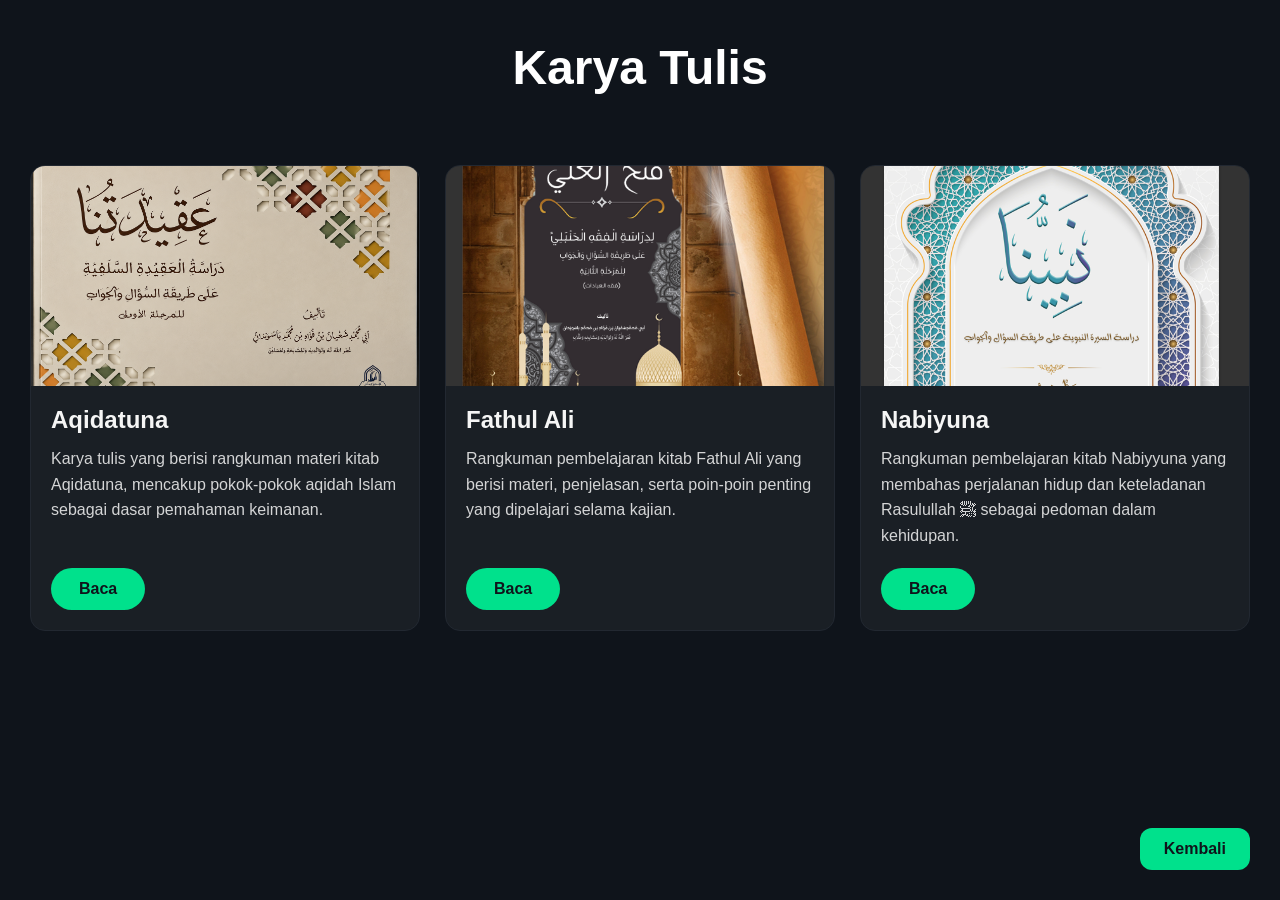
<file: karyatulis.html>
<!DOCTYPE html>
<html lang="id">
<head>
<meta charset="UTF-8">
<meta name="viewport" content="width=device-width, initial-scale=1.0">

<title>Karya Tulis</title>

<link rel="stylesheet" href="style-project.css">
</head>

<body>

<header>
    <h1 class="judul-page">Karya Tulis</h1>
</header>


<section class="project-container">

    <!-- Tugas 1 -->
    </div>

    <div class="project-card">

    <img src="images/thumbnail.aqidatuna.png" class="project-img">

    <div class="project-content">

        <h3>Aqidatuna</h3>

        <p>
            Karya tulis yang berisi rangkuman materi kitab Aqidatuna, mencakup pokok-pokok aqidah Islam sebagai dasar pemahaman keimanan.
        </p>

        <a href="https://docs.google.com/document/d/1Qk4Pp3utOYKjwC4WDYLogjG6fob3fNHj/edit?usp=sharing&ouid=113076912304357231759&rtpof=true&sd=true"
           target="_blank"
           class="btn-see">
            Baca
        </a>

    </div>
</div>

<!-- Tugas 2 -->
    <div class="project-card">

    <img src="images/thumbnail.fathul'ali.png" class="project-img">

    <div class="project-content">

        <h3>Fathul Ali</h3>

        <p>
            Rangkuman pembelajaran kitab Fathul Ali yang berisi materi, penjelasan, serta poin-poin penting yang dipelajari selama kajian.
        </p>

        <a href="https://docs.google.com/document/d/1j7AqLtg8w-66GR9Ej7k8shNgkdEpcsSJ/edit?usp=sharing&ouid=113076912304357231759&rtpof=true&sd=true"
           target="_blank"
           class="btn-see">
            Baca
        </a>

    </div>
</div>

<!-- Tugas 3 -->
    <div class="project-card">

    <img src="images/thumbnail.nabiyuna.png" class="project-img">

    <div class="project-content">

        <h3>Nabiyuna</h3>

        <p>
            Rangkuman pembelajaran kitab Nabiyyuna yang membahas perjalanan hidup dan keteladanan Rasulullah ﷺ sebagai pedoman dalam kehidupan.
        </p>

        <a href="https://docs.google.com/document/d/11m1-3lI441CWSHyt-FP9-rAeouuR3tFt/edit?usp=sharing&ouid=113076912304357231759&rtpof=true&sd=true"
           target="_blank"
           class="btn-see">
            Baca
        </a>

    </div>
</div>

</section>

<a href="project4.html" class="btn-kembali">
    Kembali
</a>

</body>
</html>
</file>
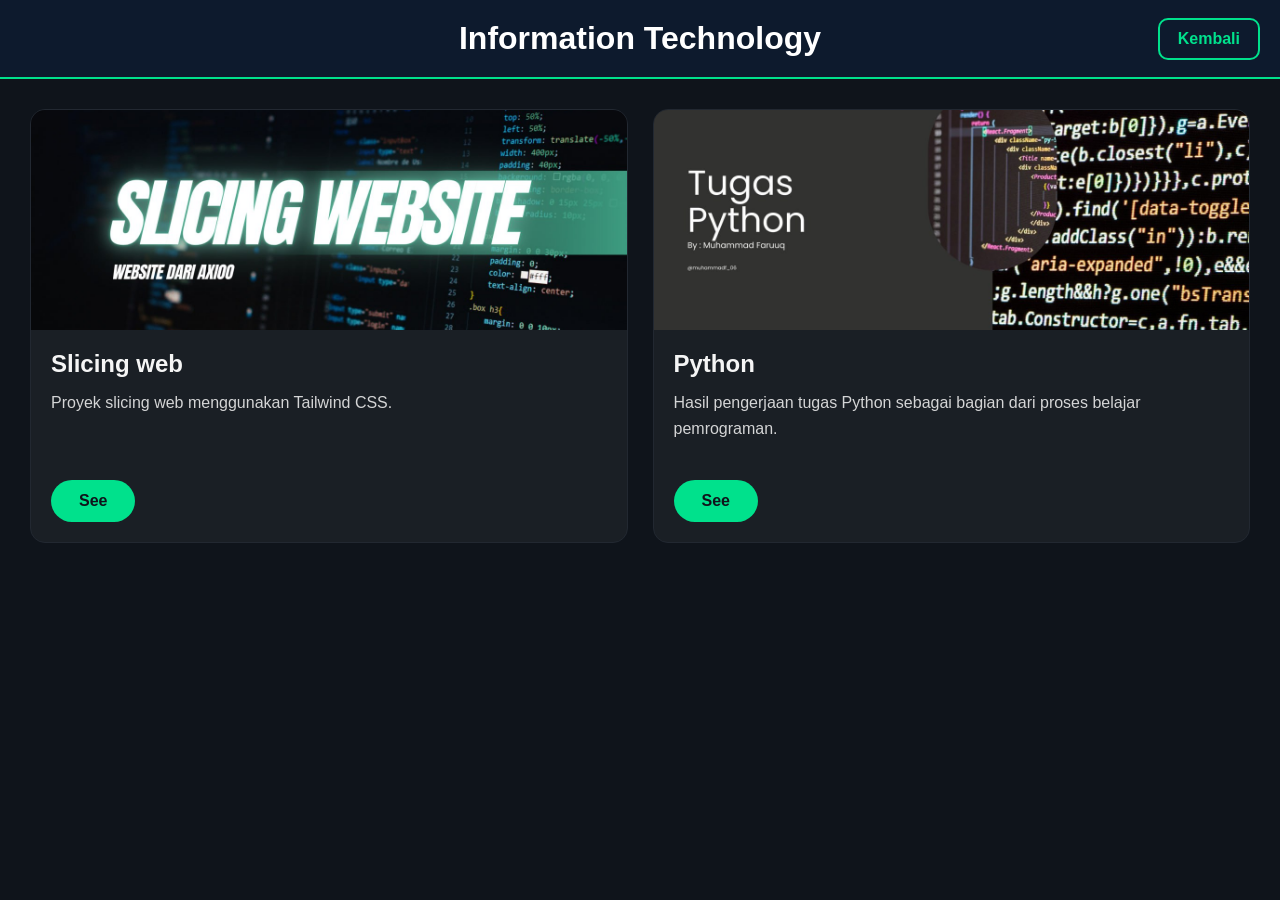
<file: project2.html>
<!DOCTYPE html>
<html lang="id">
<head>
  <meta charset="UTF-8">
  <meta name="viewport" content="width=device-width, initial-scale=1.0">
  <title>Portfolio | muhammad faruuq</title>
  <link rel="stylesheet" href="style-project.css">
</head>
<body>

  <header class="topbar">
    <h2>Information Technology</h2>
    <a href="index.html" class="back-btn">Kembali</a>
  </header>

  <section class="project-container">

  <!-- Tugas 1 -->
     <div class="project-card">
      <img src="images/thumbil slicing.jpg" class="project-img">
        <div class="project-content">
          <h3>Slicing web</h3>
          <p>Proyek slicing web menggunakan Tailwind CSS.</p>
          <a href="https://youtube.com/watch?v=abc123" 
            class="btn-see" 
            target="_blank">
            See
          </a>
        </div>
    </div>

    <!-- Tugas 2 -->
    <div class="project-card">
      <img src="images/thumbail python.jpg" class="project-img">
      <div class="project-content">
        <h3>Python</h3>
        <p>Hasil pengerjaan tugas Python sebagai bagian dari proses belajar pemrograman.</p>
        <a href="https://github.com/muhammad-faruuq/tugas-python" class="btn-see">See</a>
      </div>
    </div>


  </section>

</body>
</html>
</file>
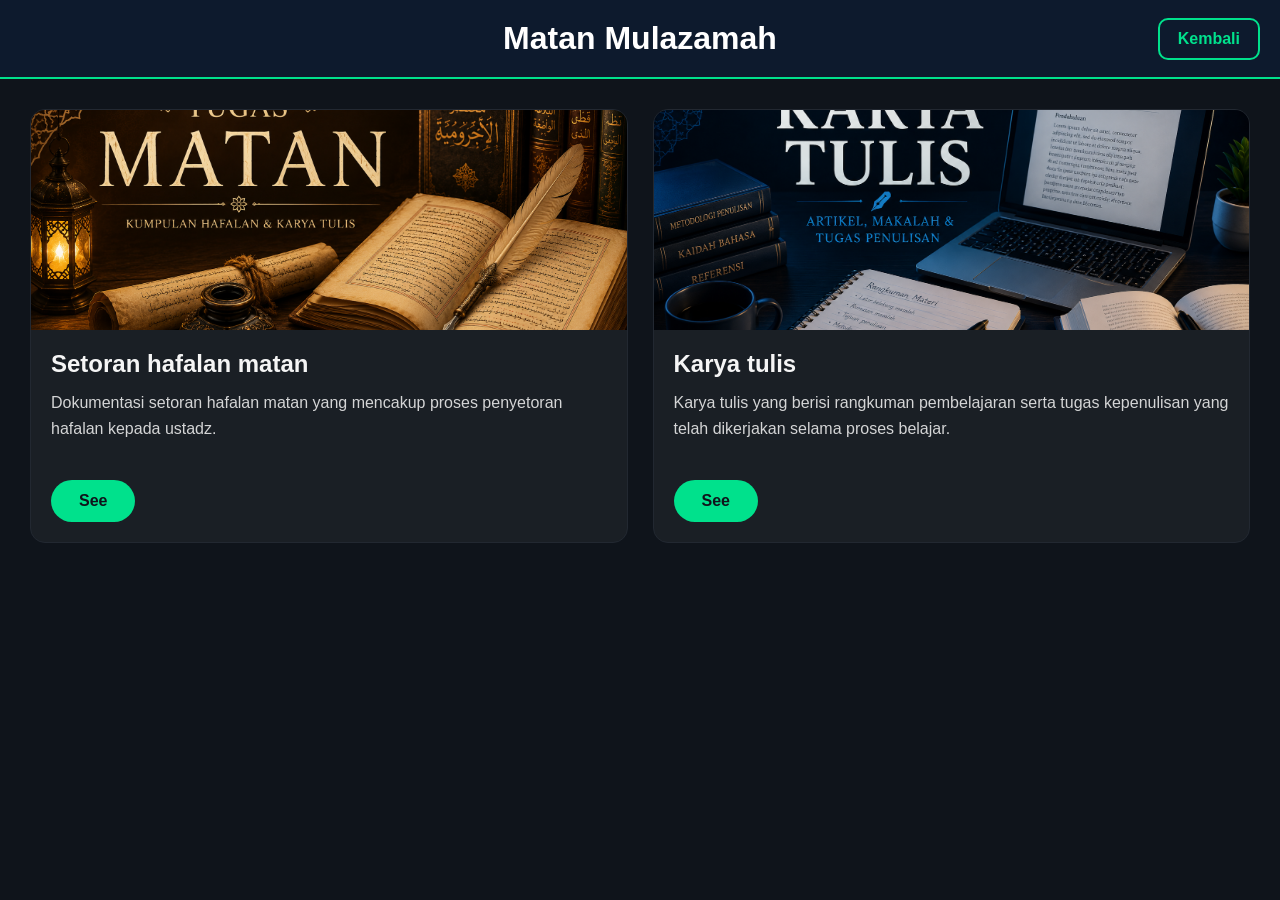
<file: project4.html>
<!DOCTYPE html>
<html lang="id">
<head>
  <meta charset="UTF-8">
  <meta name="viewport" content="width=device-width, initial-scale=1.0">
  <title>Portfolio | muhammad faruuq</title>
  <link rel="stylesheet" href="style-project.css">
</head>
<body>

  <div class="topbar">
    <h2>Matan Mulazamah</h2>

    <a href="index.html" class="back-btn">
        Kembali
    </a>
</div>

  <section class="project-container">

  <!-- Tugas 1 -->
     <div class="project-card">
      <img src="images/thumbnail matan.png" class="project-img">
        <div class="project-content">
          <h3>Setoran hafalan matan</h3>
          <p>Dokumentasi setoran hafalan matan yang mencakup proses penyetoran hafalan kepada ustadz.</p>
          <a href="setoranhafalan.html"
          class="btn-see">
          See
        </a>
        </div>
    </div>

   <!-- Tugas 2 -->
<div class="project-card">

    <img src="images/thumbnail karya tulis.png" class="project-img">

    <div class="project-content">
        <h3>Karya tulis</h3>

        <p>
            Karya tulis yang berisi rangkuman pembelajaran
            serta tugas kepenulisan yang telah dikerjakan
            selama proses belajar.
        </p>

        <a href="karyatulis.html" class="btn-see">
            See
        </a>
    </div>

</div>


  </section>

</body>
</html>
</file>
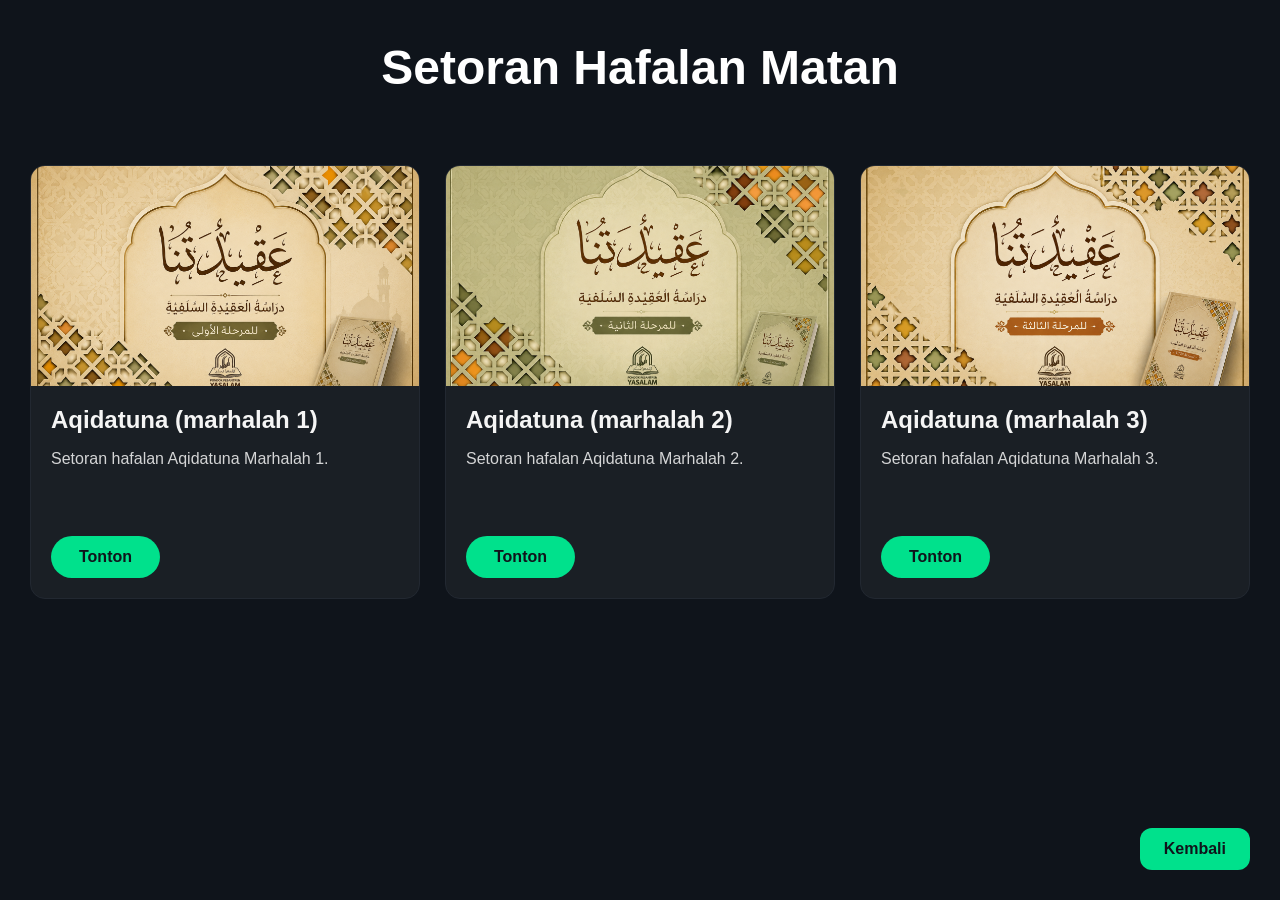
<file: setoranhafalan.html>
<!DOCTYPE html>
<html lang="id">
<head>
    <meta charset="UTF-8">
    <meta name="viewport" content="width=device-width, initial-scale=1.0">
    <title>Setoran Hafalan Matan</title>

    <link rel="stylesheet" href="style-project.css">
</head>
<body>

    <h1 class="judul-page">Setoran Hafalan Matan</h1>

    <section class="project-container">

        <!-- Hafalan 1 -->
        <div class="project-card">

            <img src="images/thumbnailset_mar1.png"
                 class="project-img">

            <div class="project-content">

                <h3>Aqidatuna (marhalah 1)</h3>

                <p>
                    Setoran hafalan Aqidatuna Marhalah 1.
                </p>

                <a href="https://drive.google.com/file/d/1P-o4FsskdX3cu6mUT6WFbmfRk8BAw34x/view?usp=sharing"
                   target="_blank"
                   class="btn-see">
                    Tonton
                </a>

            </div>

        </div>

        <!-- Hafalan 2 -->
        <div class="project-card">

            <img src="images/thumbnailset_mar2.png"
                 class="project-img">

            <div class="project-content">

                <h3>Aqidatuna (marhalah 2)</h3>

                <p>
                    Setoran hafalan Aqidatuna Marhalah 2.
                </p>

                <a href="https://drive.google.com/file/d/1XqiVKzL9j-TsoLW1zzjcpBnGfRcbRsv0/view?usp=sharing"
                   target="_blank"
                   class="btn-see">
                    Tonton
                </a>

            </div>

        </div>

        <!-- Hafalan 3 -->
        <div class="project-card">

            <img src="images/thumbnailset_mar3.png"
                 class="project-img">

            <div class="project-content">

                <h3>Aqidatuna (marhalah 3)</h3>

                <p>
                    Setoran hafalan Aqidatuna Marhalah 3.
                </p>

                <a href="https://drive.google.com/file/d/1ncbcaKhSGn2iMEV69acvTBTAlWqYJqI_/view?usp=sharing"
                target="_blank"
                class="btn-see">
                Tonton
            </a>

            </div>

        </div>

        

    </section>

    <a href="project4.html" class="btn-kembali">
        Kembali
    </a>

</body>
</html>
</file>
<file: style-project.css>
/* RESET */
*{
    margin: 0;
    padding: 0;
    box-sizing: border-box;
}

body{
    font-family: Poppins, sans-serif;
    background: #0f141b;
    color: #f5f5f5;
}

/* HEADER */
.topbar{
    position: relative;
    background: #0d1a2d;
    padding: 20px;
    border-bottom: 2px solid #00e18c;

    display: flex;
    justify-content: center;
    align-items: center;
}

.topbar h2{
    color: white;
    font-size: 2rem;
}

.back-btn{
    position: absolute;
    right: 20px;

    padding: 10px 18px;
    border: 2px solid #00e18c;
    border-radius: 10px;

    color: #00e18c;
    text-decoration: none;
    font-weight: bold;

    transition: 0.3s;
}

.back-btn:hover{
    background: #00e18c;
    color: #0f141b;
}

/* JUDUL */
.judul-page{
    text-align: center;
    font-size: 3rem;
    margin: 40px 0;
    color: white;
}

/* CONTAINER */
.project-container{
    display: grid;
    grid-template-columns: repeat(auto-fit, minmax(320px, 1fr));
    gap: 25px;
    padding: 30px;
}

/* CARD */
.project-card{
    background: #1a1f25;
    border-radius: 15px;
    overflow: hidden;

    border: 1px solid #222831;

    display: flex;
    flex-direction: column;

    transition: 0.3s;
}

.project-card:hover{
    transform: translateY(-5px);
    border-color: #00e18c;
}

/* GAMBAR */
.project-img{
    width: 100%;
    height: 220px;
    object-fit: cover;
    display: block;
}

/* ISI CARD */
.project-content{
    padding: 20px;

    display: flex;
    flex-direction: column;
    flex: 1;
}

.project-content h3{
    font-size: 1.5rem;
    margin-bottom: 12px;
}

.project-content p{
    line-height: 1.6;
    opacity: 0.85;

    min-height: 70px;
    margin-bottom: 20px;
}

/* TOMBOL SEE */
.btn-see{
    margin-top: auto;

    display: inline-block;
    width: fit-content;

    background: #00e18c;
    color: #0f141b;

    padding: 12px 28px;
    border-radius: 50px;

    text-decoration: none;
    font-weight: 700;

    transition: 0.3s;
}

.btn-see:hover{
    transform: translateY(-2px);
    opacity: 0.9;
}

/* TOMBOL KEMBALI */
.btn-kembali{
    position: fixed;

    right: 30px;
    bottom: 30px;

    background: #00e18c;
    color: #0f141b;

    padding: 12px 24px;

    border-radius: 12px;
    text-decoration: none;

    font-weight: bold;

    transition: 0.3s;
}

.btn-kembali:hover{
    transform: translateY(-3px);
}

/* TABLET */
@media (max-width: 1100px){
    .project-container{
        grid-template-columns: repeat(2, 1fr);
    }
}

/* HP */
@media (max-width: 768px){
    .project-container{
        grid-template-columns: 1fr;
    }

    .judul-page{
        font-size: 2rem;
    }

    .project-img{
        height: 200px;
    }
}
</file>
